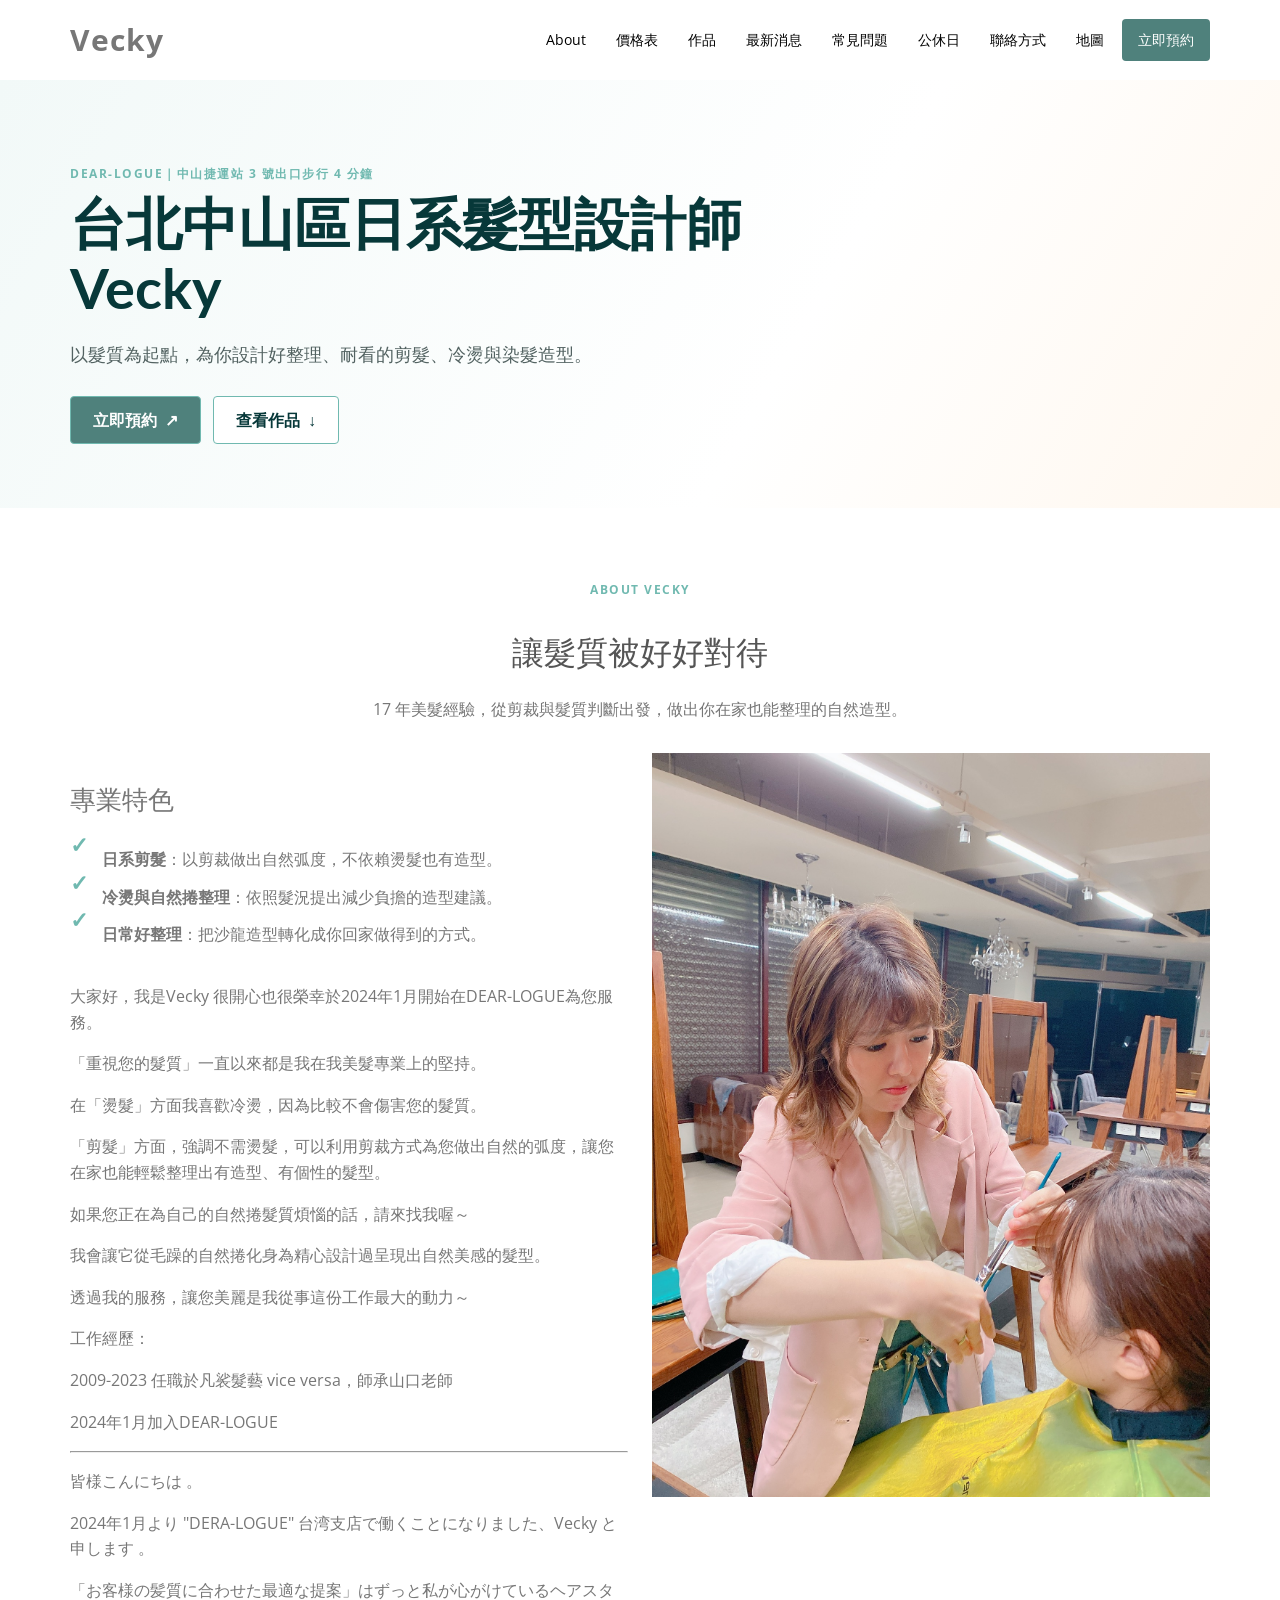
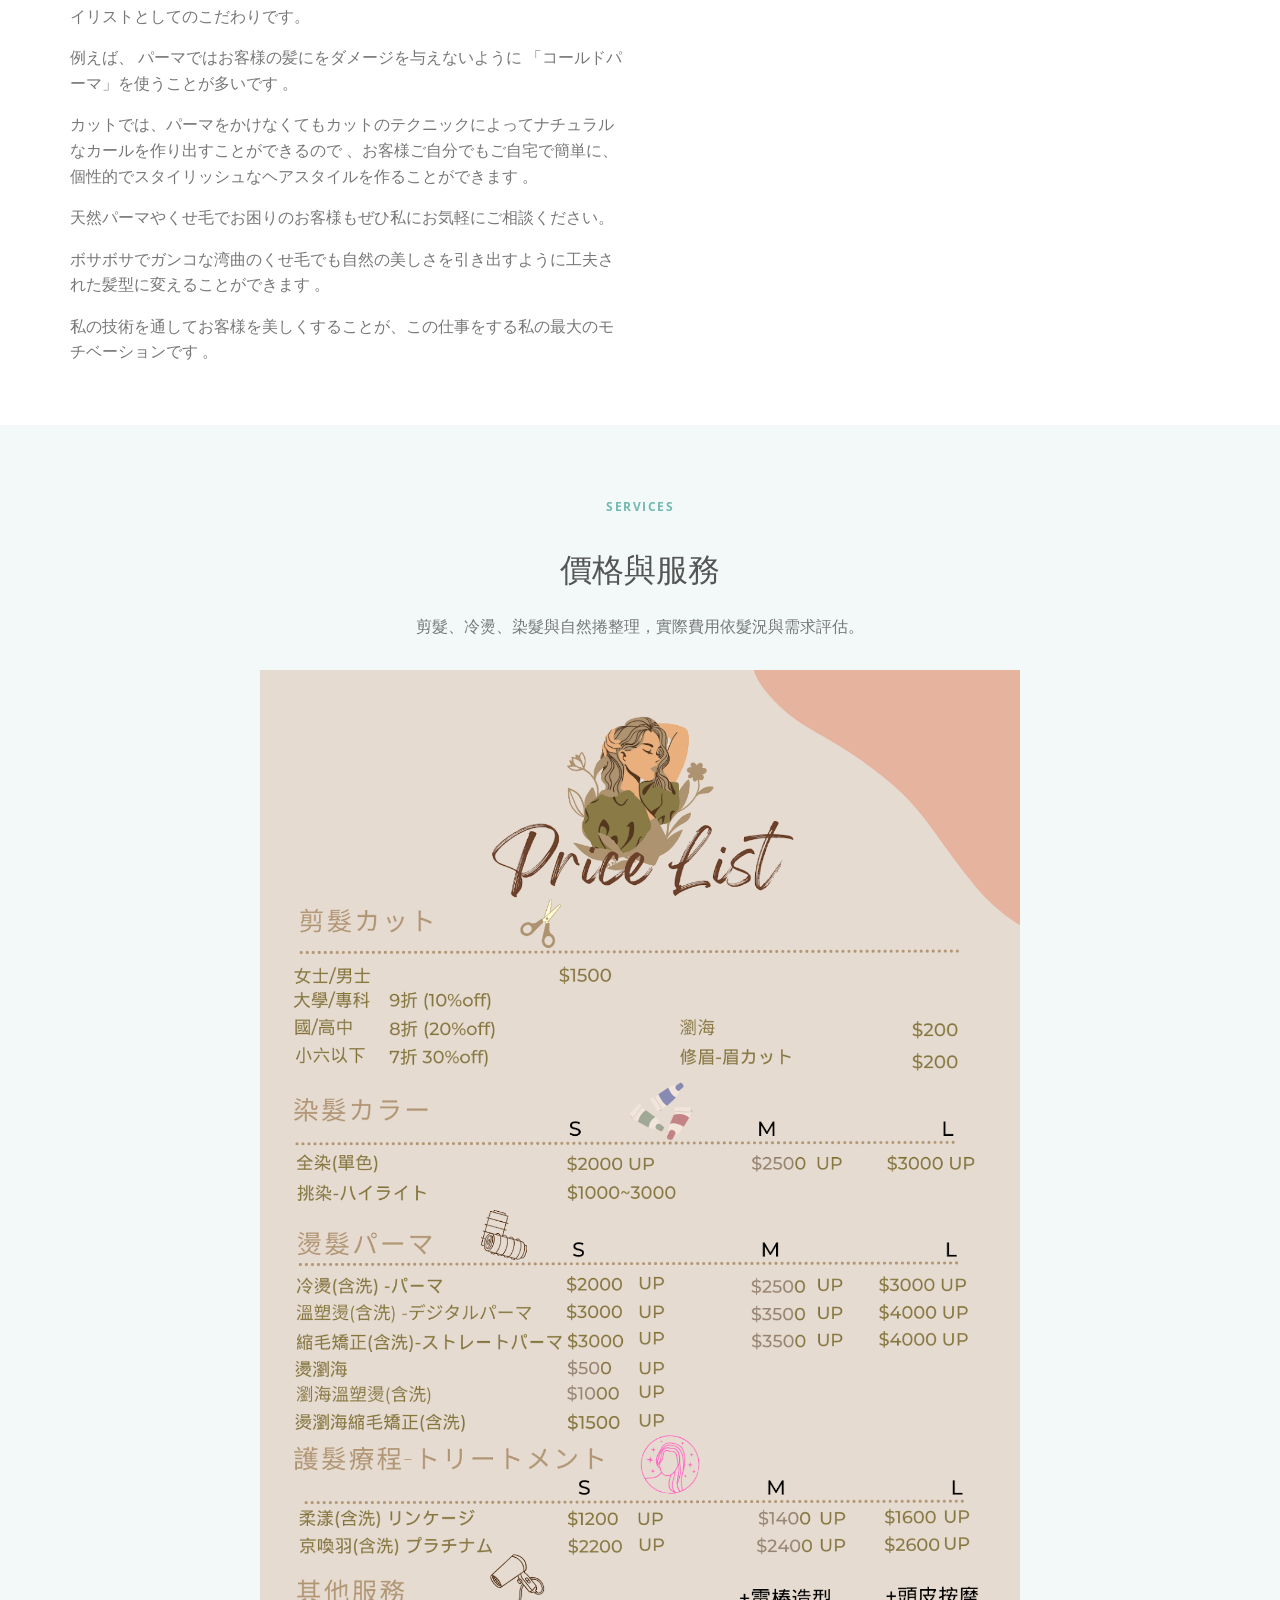
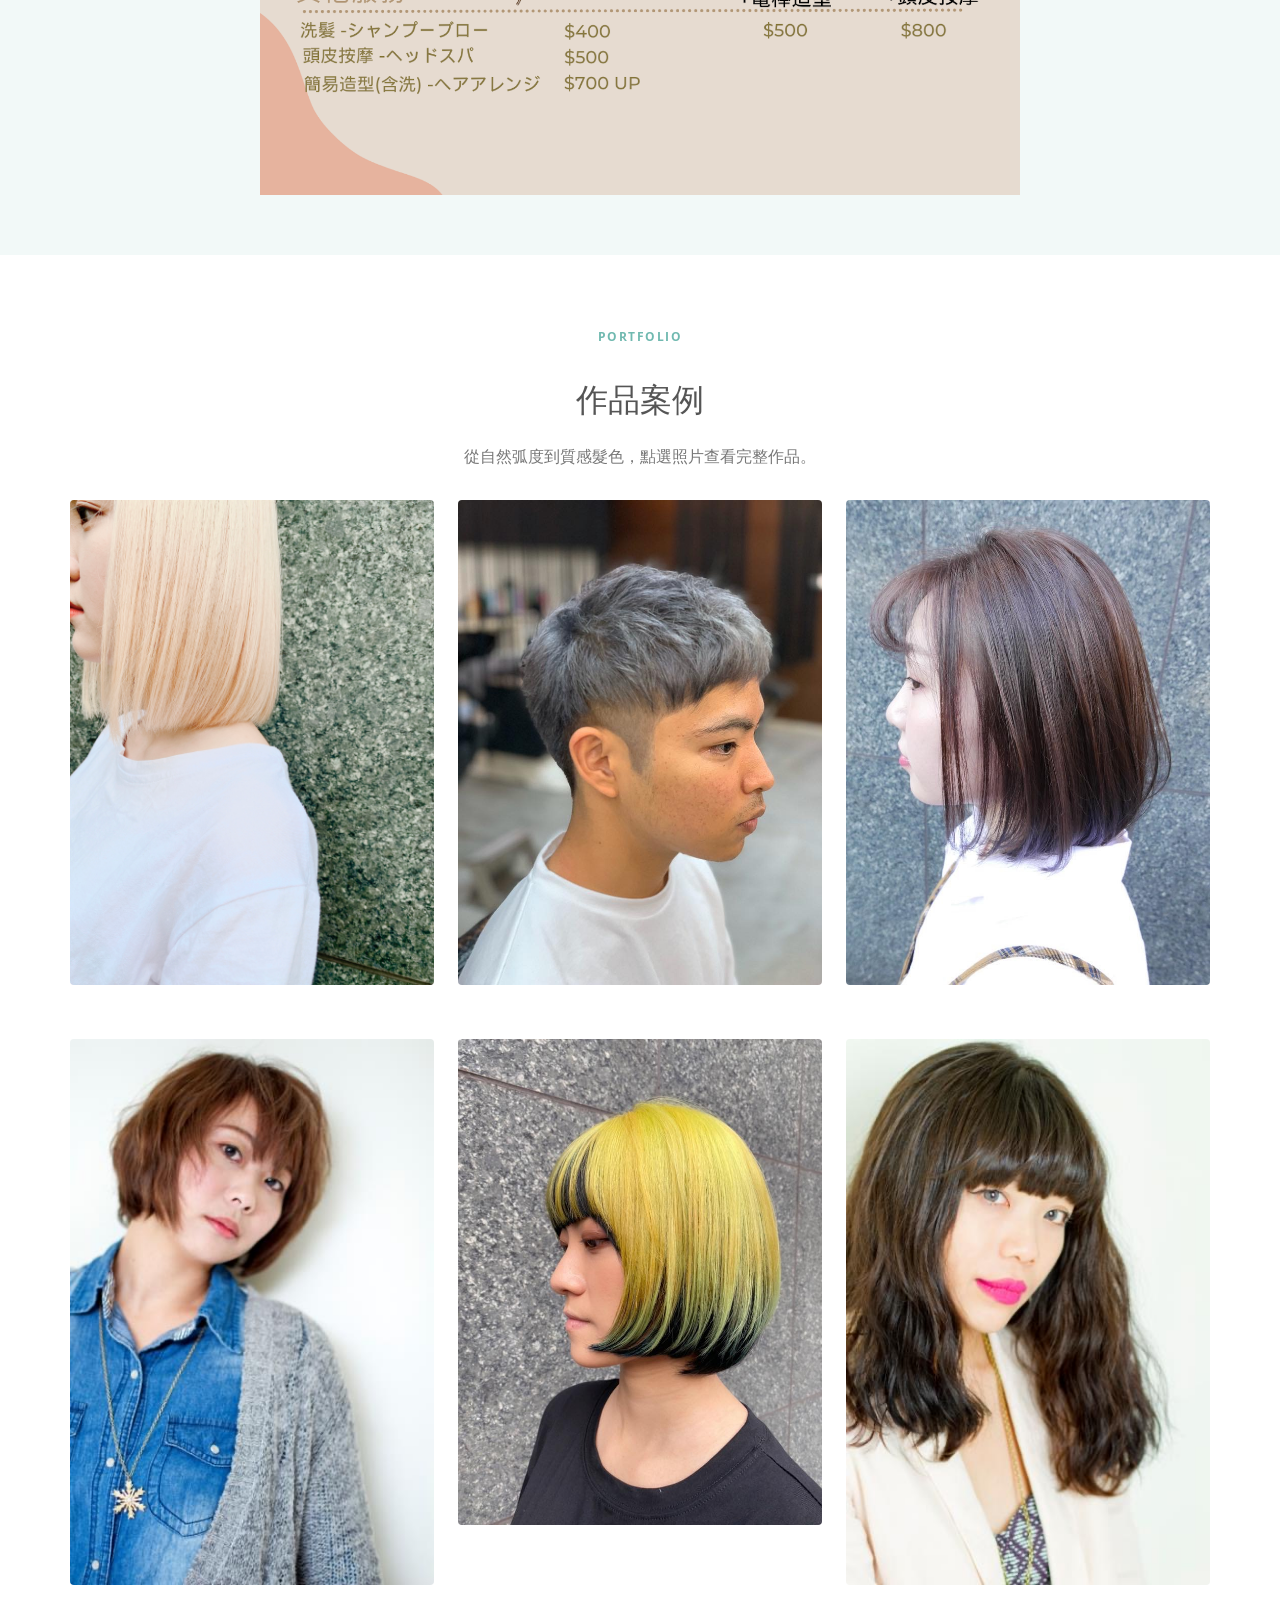
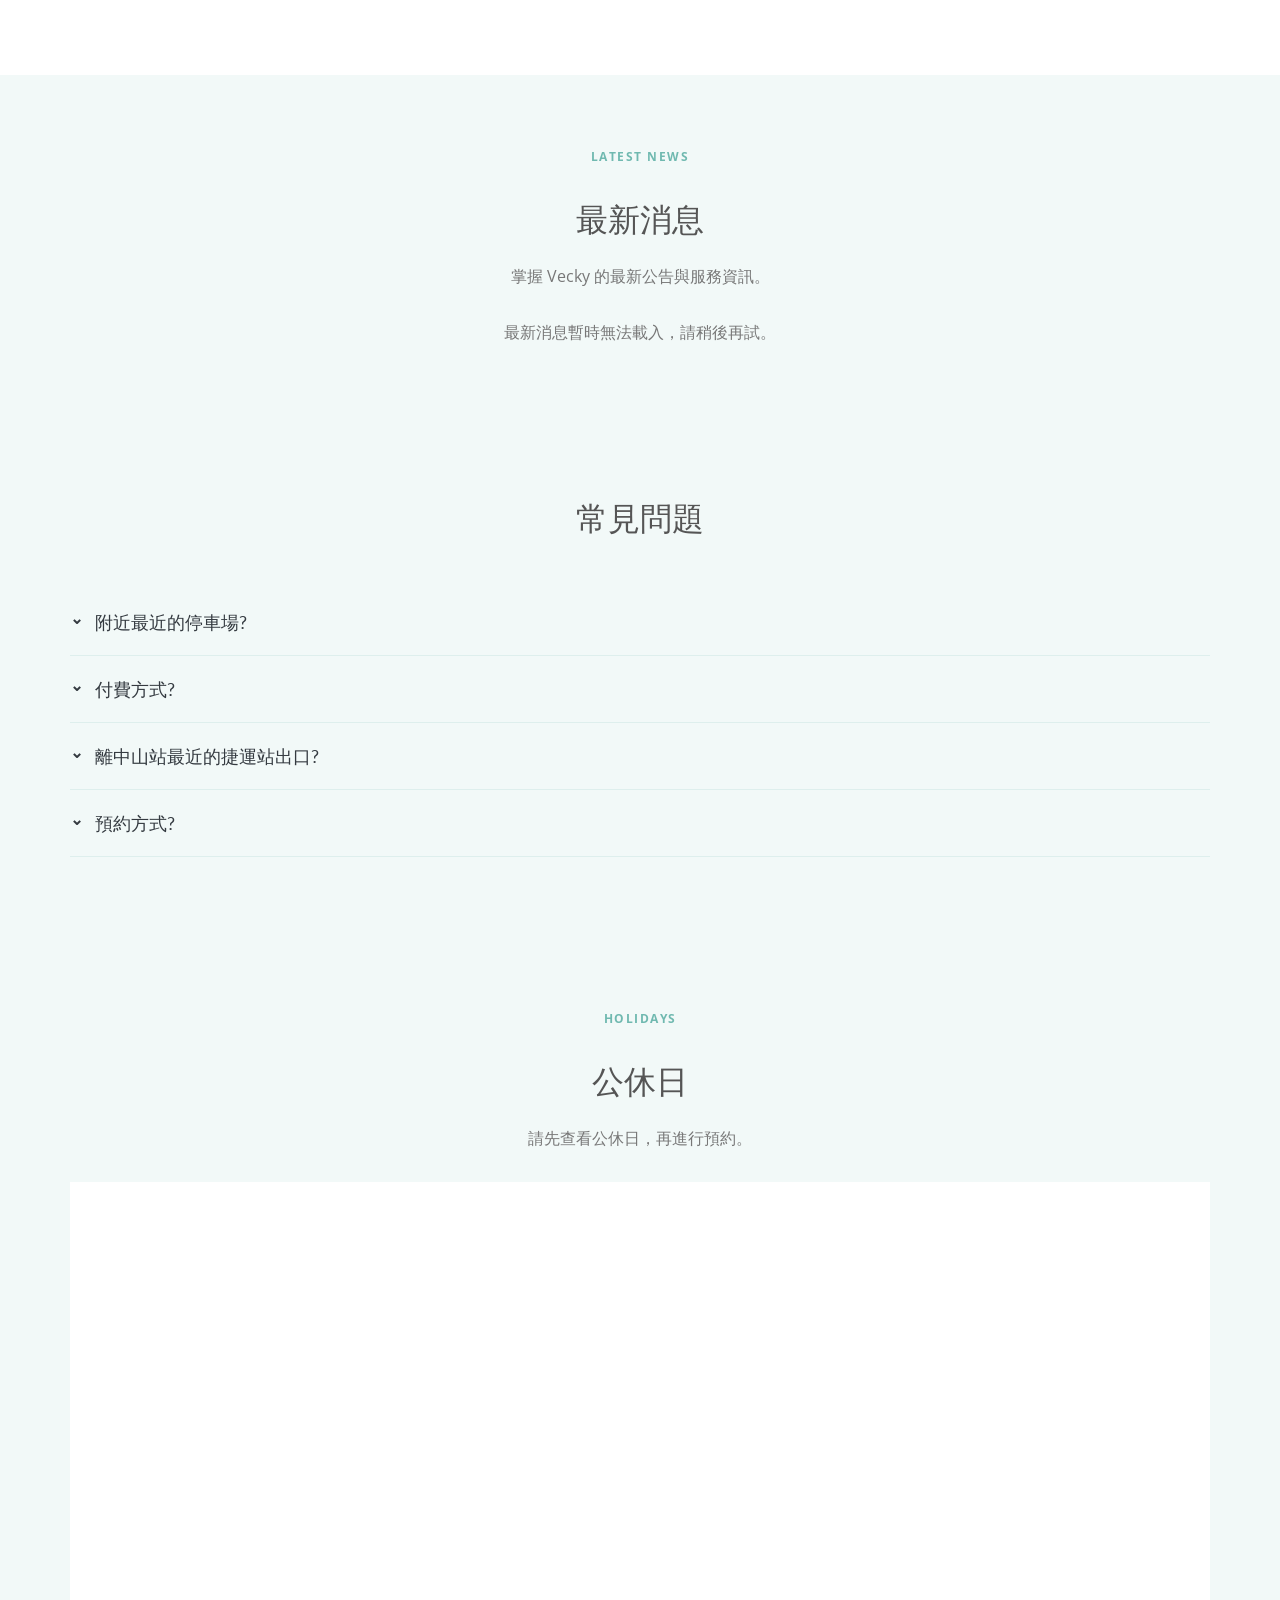
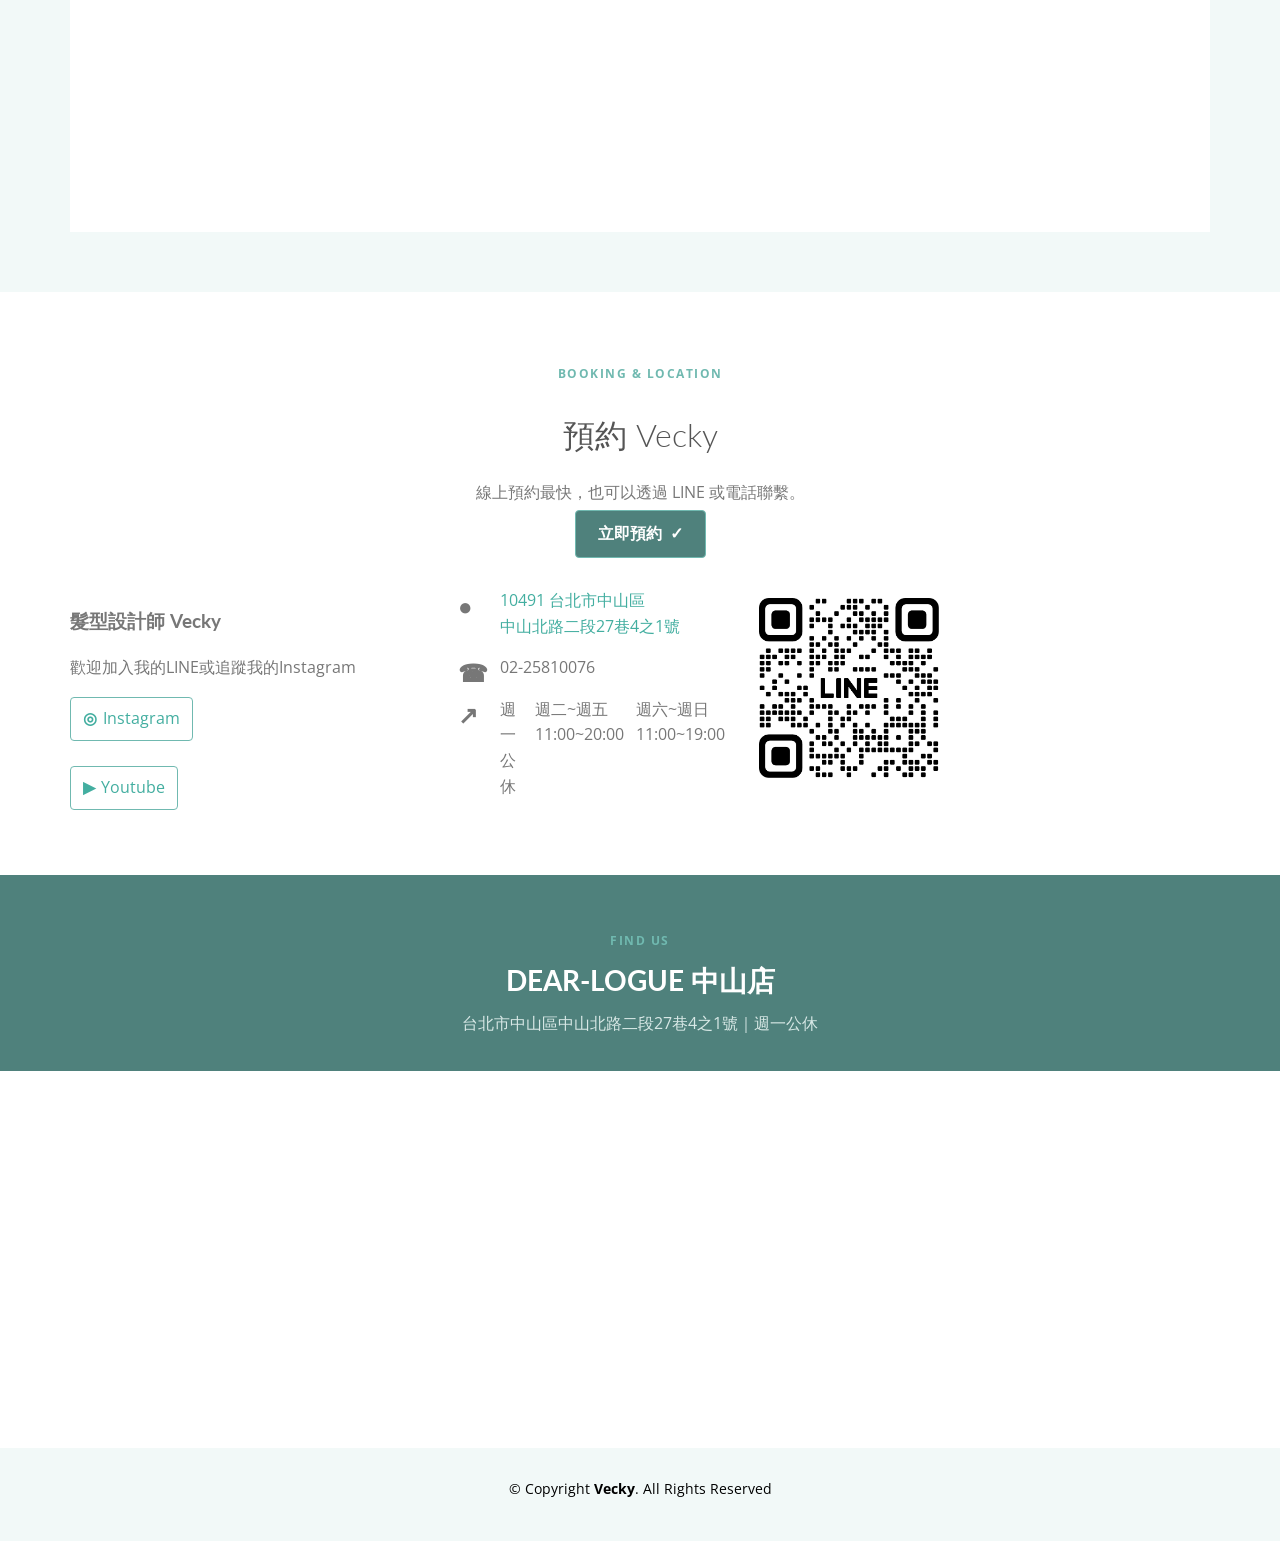
<file: index.html>
<!DOCTYPE html>
<html lang="zh-Hant">

<head>
  <meta charset="utf-8">
  <meta content="width=device-width, initial-scale=1.0" name="viewport">
  <meta name="google-site-verification" content="L2VYFXWtNhegfUJ2ybd3GLpQ0nEpLvOCj-Omwnf0dgY">
  <meta name="description" content="台北中山區日系髮型設計師 Vecky（常被誤寫為 Vicky），曾任凡裟髮藝 vice versa，師承山口老師。專長剪髮、冷燙、染髮與自然捲整理，現於 DEAR-LOGUE 服務。">
  <link rel="canonical" href="https://hairstylistvecky.github.io/">
  <meta property="og:locale" content="zh_TW">
  <meta property="og:type" content="website">
  <meta property="og:title" content="台北中山 DEAR-LOGUE 髮型設計師 Vecky｜剪髮、冷燙、染髮">
  <meta property="og:description" content="Vecky 曾任凡裟髮藝 vice versa，師承山口老師，現於台北中山 DEAR-LOGUE 提供剪髮、冷燙、染髮與自然捲整理。">
  <meta property="og:url" content="https://hairstylistvecky.github.io/">
  <meta property="og:image" content="https://hairstylistvecky.github.io/assets/img/aboutImg.jpg">
  <meta property="og:image:alt" content="台北中山區髮型設計師 Vecky 為客人設計日系自然髮型">
  <meta name="twitter:card" content="summary_large_image">
  <meta name="twitter:title" content="台北中山區日系髮型設計師 Vecky">
  <meta name="twitter:description" content="Vecky 現於台北中山 DEAR-LOGUE 提供剪髮、冷燙、染髮與自然捲整理。">
  <meta name="twitter:image" content="https://hairstylistvecky.github.io/assets/img/aboutImg.jpg">
  <title>台北中山 DEAR-LOGUE 髮型設計師 Vecky｜剪髮、冷燙、染髮</title>

  <script type="application/ld+json">
  {
    "@context": "https://schema.org",
    "@type": ["HairSalon", "LocalBusiness"],
    "name": "髮型設計師 Vecky",
    "image": "https://hairstylistvecky.github.io/assets/img/aboutImg.jpg",
    "description": "Vecky 曾任凡裟髮藝 vice versa，師承山口老師，現於台北中山 DEAR-LOGUE 提供剪髮、冷燙、染髮與自然捲整理。",
    "url": "https://hairstylistvecky.github.io/",
    "telephone": "+886-2-2581-0076",
    "address": {
      "@type": "PostalAddress",
      "streetAddress": "中山北路二段27巷4之1號",
      "addressLocality": "中山區",
      "addressRegion": "台北市",
      "postalCode": "10491",
      "addressCountry": "TW"
    },
    "geo": {
      "@type": "GeoCoordinates",
      "latitude": 25.052879389858607,
      "longitude": 121.52384820747865
    },
    "hasMap": "https://maps.google.com/?q=DEAR-LOGUE+中山店",
    "openingHours": [
      "Tuesday-Friday 11:00-20:00",
      "Saturday-Sunday 11:00-19:00"
    ],
    "areaServed": {
      "@type": "City",
      "name": "台北市"
    },
    "sameAs": [
      "https://www.instagram.com/hairstylist_vecky",
      "https://www.youtube.com/@Vecky-qq3wy"
    ]
  }
  </script>

  <script type="application/ld+json">
  {
    "@context": "https://schema.org",
    "@type": "FAQPage",
    "mainEntity": [
      {
        "@type": "Question",
        "name": "附近最近的停車場？",
        "acceptedAnswer": {
          "@type": "Answer",
          "text": "可使用林森公園地下停車場（嘟嘟房）、欣欣百貨停車場或中山運動中心地下停車場。"
        }
      },
      {
        "@type": "Question",
        "name": "Vecky 接受哪些付款方式？",
        "acceptedAnswer": {
          "@type": "Answer",
          "text": "接受現金與信用卡。"
        }
      },
      {
        "@type": "Question",
        "name": "從中山捷運站怎麼到 DEAR-LOGUE？",
        "acceptedAnswer": {
          "@type": "Answer",
          "text": "從中山站 3 號出口步行約 4 分鐘即可抵達。"
        }
      },
      {
        "@type": "Question",
        "name": "如何預約 Vecky？",
        "acceptedAnswer": {
          "@type": "Answer",
          "text": "可使用線上預約系統、加入 Vecky LINE，或撥打 02-25810076 預約。"
        }
      }
    ]
  }
  </script>


  <!-- Favicons -->
  <link href="assets/img/scissors.svg" rel="icon">

  <!-- Google Fonts -->
  <link
    href="https://fonts.googleapis.com/css?family=Open+Sans:300,300i,400,400i,600,600i,700,700i|Lato:400,300,700,900&display=swap"
    rel="stylesheet">


  <!-- Native site styles -->
  <link href="assets/css/style.css" rel="stylesheet">


</head>

<body>

  <!-- ======= Header ======= -->
  <header id="header" class="fixed-top d-flex align-items-center">
    <div class="container d-flex align-items-center">

      <div class="logo me-auto">
        <div class="site-name">Vecky</div>
      </div>

      <nav id="navbar" class="navbar" style="color: #ECB88A;">
        <ul>
          <!-- <li><a class="nav-link scrollto active" href="#hero">Home</a></li> -->
          <li><a class="nav-link scrollto" href="#about">About</a></li>
          <li><a class="nav-link scrollto" href="#services">價格表</a></li>
          <li><a class="nav-link scrollto" href="#portfolio">作品</a></li>
          <li><a class="nav-link scrollto" href="#latest-news">最新消息</a></li>
          <li><a class="nav-link scrollto" href="#faq">常見問題</a></li>
          <li><a class="nav-link scrollto" href="#calendar">公休日</a></li>
          <li><a class="nav-link scrollto" href="#contactAbout">聯絡方式</a></li>
          <li><a class="nav-link scrollto" href="#map">地圖</a></li>
          <li><a class="nav-link booking-link" href="https://dear-logue-pr.com/menu.php?rk=twvec&amp;x=63&amp;y=56" target="_blank" rel="noopener">立即預約</a></li>
        </ul>
        <button type="button" class="mobile-nav-toggle" aria-label="開啟導覽選單" aria-expanded="false">
          <span class="menu-icon" aria-hidden="true">☰</span>
        </button>
      </nav><!-- .navbar -->

    </div>
  </header><!-- End #header -->

  <main id="main">

    <section id="intro" class="intro">
      <div class="container">
        <div class="intro-content">
          <p class="eyebrow">DEAR-LOGUE｜中山捷運站 3 號出口步行 4 分鐘</p>
          <h1>台北中山區日系髮型設計師 Vecky</h1>
          <p>以髮質為起點，為你設計好整理、耐看的剪髮、冷燙與染髮造型。</p>
          <div class="intro-actions">
            <a class="primary-button" href="https://dear-logue-pr.com/menu.php?rk=twvec&amp;x=63&amp;y=56" target="_blank" rel="noopener">立即預約 <i class="bi bi-arrow-up-right"></i></a>
            <a class="secondary-button scrollto" href="#portfolio">查看作品 <i class="bi bi-arrow-down"></i></a>
          </div>
        </div>
      </div>
    </section>

    <!-- ======= About Us Section ======= -->
    <section id="about" class="about">
      <div class="container">

        <div class="section-title">
          <p class="eyebrow">ABOUT VECKY</p>
          <h2>讓髮質被好好對待</h2>
          <p><span id="experience-years">自 2009 年起</span>美髮經驗，從剪裁與髮質判斷出發，做出你在家也能整理的自然造型。</p>
        </div>

        <div class="row">
          <div class="col-lg-6 order-1 order-lg-2">
            <img src="assets/img/aboutImg.jpg" class="img-fluid" alt="Vecky 為客人設計日系自然髮型" loading="lazy" decoding="async">
          </div>
          <div class="col-lg-6 pt-4 pt-lg-0 order-2 order-lg-1">
            <h3>專業特色</h3>
            <ul class="about-highlights">
              <li><i class="bi bi-check2-circle"></i><span><strong>日系剪髮</strong>：以剪裁做出自然弧度，不依賴燙髮也有造型。</span></li>
              <li><i class="bi bi-check2-circle"></i><span><strong>冷燙與自然捲整理</strong>：依照髮況提出減少負擔的造型建議。</span></li>
              <li><i class="bi bi-check2-circle"></i><span><strong>日常好整理</strong>：把沙龍造型轉化成你回家做得到的方式。</span></li>
            </ul>
            <p>
              大家好，我是Vecky 很開心也很榮幸於2024年1月開始在DEAR-LOGUE為您服務。
            </p>

            <p>
              「重視您的髮質」一直以來都是我在我美髮專業上的堅持。
            </p>
            在「燙髮」方面我喜歡冷燙，因為比較不會傷害您的髮質。
            <p>
              「剪髮」方面，強調不需燙髮，可以利用剪裁方式為您做出自然的弧度，讓您在家也能輕鬆整理出有造型、有個性的髮型。
            </p>

            <p>
              如果您正在為自己的自然捲髮質煩惱的話，請來找我喔～
            </p>

            <p>
              我會讓它從毛躁的自然捲化身為精心設計過呈現出自然美感的髮型。
            </p>

            <p>
              透過我的服務，讓您美麗是我從事這份工作最大的動力～
            </p>

            <p>
              工作經歷：
            </p>

            <p>
              2009-2023 任職於凡裟髮藝 vice versa，師承山口老師
            </p>
            <p>
              2024年1月加入DEAR-LOGUE
            </p>
            <hr>
            <p>
              皆様こんにちは 。
            </p>
            <p>
              2024年1月より "DERA-LOGUE" 台湾支店で働くことになりました、Vecky と申します 。
            </p>
            <p>
              「お客様の髪質に合わせた最適な提案」はずっと私が心がけているヘアスタイリストとしてのこだわりです。
            </p>
            <p>
              例えば、 パーマではお客様の髪にをダメージを与えないように 「コールドパーマ」を使うことが多いです 。
            </p>
            <p>
              カットでは、パーマをかけなくてもカットのテクニックによってナチュラルなカールを作り出すことができるので 、お客様ご自分でもご自宅で簡単に、個性的でスタイリッシュなヘアスタイルを作ることができます 。
            </p>
            <p>
              天然パーマやくせ毛でお困りのお客様もぜひ私にお気軽にご相談ください。
            </p>
            <p>
              ボサボサでガンコな湾曲のくせ毛でも自然の美しさを引き出すように工夫された髪型に変えることができます 。
            </p>
            <p>
              私の技術を通してお客様を美しくすることが、この仕事をする私の最大のモチベーションです 。
            </p>

          </div>
        </div>

      </div>
    </section><!-- End About Us Section -->
    

    <!-- ======= Services Section ======= -->
    <section id="services" class="services section-bg">
      <div class="container">
        <div class="section-title">
          <p class="eyebrow">SERVICES</p>
          <h2>價格與服務</h2>
          <p>剪髮、冷燙、染髮與自然捲整理，實際費用依髮況與需求評估。</p>
        </div>
        <img src="assets/img/priceList.png" class="price-list" alt="Vecky 剪髮、燙髮與染髮價格表" loading="lazy" decoding="async">
      </div>
    </section><!-- End Services Section -->

    <!-- ======= Our Portfolio Section ======= -->
    <section id="portfolio" class="portfolio">
      <div class="container">
        <div class="section-title">
          <p class="eyebrow">PORTFOLIO</p>
          <h2>作品案例</h2>
          <p>從自然弧度到質感髮色，點選照片查看完整作品。</p>
        </div>
        <div class="row portfolio-container">

          <div class="col-lg-4 col-md-6 portfolio-item">
            <div class="portfolio-wrap">
              <img src="assets/img/portfolio/portfolio-1.jpg" class="img-fluid" alt="台北中山 Vecky 日系髮型剪髮作品" loading="lazy" decoding="async">
              <div class="portfolio-info">
                <h3>
                  <a href="assets/img/portfolio/portfolio-1.jpg" data-gallery="portfolioGallery"
                    class="portfolio-lightbox" aria-label="放大查看日系髮型作品案例一">
                    <i class="bi bi-search"></i>
                  </a>
                </h3>
              </div>
            </div>
          </div>

          <div class="col-lg-4 col-md-6 portfolio-item">
            <div class="portfolio-wrap">
              <img src="assets/img/portfolio/portfolio-2.jpg" class="img-fluid" alt="台北中山 Vecky 自然捲整理作品" loading="lazy" decoding="async">
              <div class="portfolio-info">
                <h3>
                  <a href="assets/img/portfolio/portfolio-2.jpg" data-gallery="portfolioGallery"
                    class="portfolio-lightbox" aria-label="放大查看日系髮型作品案例二">
                    <i class="bi bi-search"></i>
                  </a>
                </h3>
              </div>
            </div>
          </div>

          <div class="col-lg-4 col-md-6 portfolio-item">
            <div class="portfolio-wrap">
              <img src="assets/img/portfolio/portfolio-3.jpg" class="img-fluid" alt="台北中山 Vecky 日系冷燙作品" loading="lazy" decoding="async">
              <div class="portfolio-info">
                <h3>
                  <a href="assets/img/portfolio/portfolio-3.jpg" data-gallery="portfolioGallery"
                    class="portfolio-lightbox" aria-label="放大查看日系髮型作品案例三">
                    <i class="bi bi-search"></i>
                  </a>
                </h3>
              </div>
            </div>
          </div>

          <div class="col-lg-4 col-md-6 portfolio-item">
            <div class="portfolio-wrap">
              <img src="assets/img/portfolio/portfolio-4.jpg" class="img-fluid" alt="台北中山 Vecky 日系髮型設計作品" loading="lazy" decoding="async">
              <div class="portfolio-info">
                <h3>
                  <a href="assets/img/portfolio/portfolio-4.jpg" data-gallery="portfolioGallery"
                    class="portfolio-lightbox" aria-label="放大查看日系髮型作品案例四">
                    <i class="bi bi-search"></i>
                  </a>
                </h3>
              </div>
            </div>
          </div>

          <div class="col-lg-4 col-md-6 portfolio-item">
            <div class="portfolio-wrap">
              <img src="assets/img/portfolio/portfolio-5.jpg" class="img-fluid" alt="台北中山 Vecky 髮色設計作品" loading="lazy" decoding="async">
              <div class="portfolio-info">
                <h3>
                  <a href="assets/img/portfolio/portfolio-5.jpg" data-gallery="portfolioGallery"
                    class="portfolio-lightbox" aria-label="放大查看日系髮型作品案例五">
                    <i class="bi bi-search"></i>
                  </a>
                </h3>
              </div>
            </div>
          </div>

          <div class="col-lg-4 col-md-6 portfolio-item">
            <div class="portfolio-wrap">
              <img src="assets/img/portfolio/portfolio-6.jpg" class="img-fluid" alt="台北中山 Vecky 自然風格髮型作品" loading="lazy" decoding="async">
              <div class="portfolio-info">
                <h3>
                  <a href="assets/img/portfolio/portfolio-6.jpg" data-gallery="portfolioGallery"
                    class="portfolio-lightbox" aria-label="放大查看日系髮型作品案例六">
                    <i class="bi bi-search"></i>
                  </a>
                </h3>
              </div>
            </div>
          </div>


        </div>
    </section><!-- End Our Portfolio Section -->

    <!-- ======= Latest News Section ======= -->
    <section id="latest-news" class="latest-news section-bg">
      <div class="container">
        <div class="section-title">
          <p class="eyebrow">LATEST NEWS</p>
          <h2>最新消息</h2>
          <p>掌握 Vecky 的最新公告與服務資訊。</p>
        </div>
        <div id="news-list" class="news-list" aria-live="polite">
          <p class="news-status">正在載入最新消息...</p>
        </div>
      </div>
    </section><!-- End Latest News Section -->

    <!-- ======= Frequently Asked Questions Section ======= -->
    <section id="faq" class="faq section-bg">
      <div class="container">

        <div class="section-title">
          <h2>常見問題</h2>
        </div>

        <ul class="faq-list">

          <li>
            <button type="button" data-faq-toggle="faq1" class="collapsed question" aria-expanded="false" aria-controls="faq1">附近最近的停車場? <i
                class="bi bi-chevron-down icon-show"></i><i class="bi bi-chevron-up icon-close"></i></button>
            <div id="faq1" class="faq-answer" hidden>
              <p>
                林森公園地下停車場(嘟嘟房) 台北市中山區南京東路一段35號 停車格數量850
                <br />
                <a href="https://maps.app.goo.gl/rCG8G6btcPwxSH7e6">點我開Google Map</a>
              </p>

              <p>
                欣欣百貨停車場
                <br />
                <a href="https://maps.app.goo.gl/3EMJak7TowjeToaB7">點我開Google Map</a>
              </p>
              <p>
                中山運動中心地下停車場
                <br />
                <a href="https://maps.app.goo.gl/DWv9LcYoRRrceKsG8">點我開Google Map</a>
              </p>
            </div>
          </li>

          <li>
            <button type="button" data-faq-toggle="faq2" class="collapsed question" aria-expanded="false" aria-controls="faq2">付費方式? <i
                class="bi bi-chevron-down icon-show"></i><i class="bi bi-chevron-up icon-close"></i></button>
            <div id="faq2" class="faq-answer" hidden>
              <p>
                現金、信用卡
              </p>
            </div>
          </li>

          <li>
            <button type="button" data-faq-toggle="faq3" class="collapsed question" aria-expanded="false" aria-controls="faq3">離中山站最近的捷運站出口? <i
                class="bi bi-chevron-down icon-show"></i><i class="bi bi-chevron-up icon-close"></i></button>
            <div id="faq3" class="faq-answer" hidden>
              <p>
                3號出口步行4分鐘
              </p>
            </div>
          </li>

          <li>
            <button type="button" data-faq-toggle="faq4" class="collapsed question" aria-expanded="false" aria-controls="faq4">預約方式? <i
                class="bi bi-chevron-down icon-show"></i><i class="bi bi-chevron-up icon-close"></i></button>
            <div id="faq4" class="faq-answer" hidden>
              <p>
                1.使用預約系統預約
                <a href="https://dear-logue-pr.com/menu.php?rk=twvec&x=63&y=56">點我進入預約系統</a>
              </p>
              <p>
                2.利用下方QRCODE加我的LINE
              </p>
              <p>
                3.撥打電話 02-25810076
              </p>
            </div>
          </li>



        </ul>

      </div>
    </section><!-- End Frequently Asked Questions Section -->

    <!-- ======= Holidays Section ======= -->
    <section id="calendar" class="calendar section-bg">
      <div class="container">
        <div class="section-title">
          <p class="eyebrow">HOLIDAYS</p>
          <h2>公休日</h2>
          <p>請先查看公休日，再進行預約。</p>
        </div>

        <div class="calendar-frame">
          <iframe
            src="https://calendar.google.com/calendar/u/0/newembed?src=aae571c21b00a7f8395dff322b1b20c008dc087dea9844dd4c8581e05937a9fd@group.calendar.google.com&amp;ctz=Asia/Taipei"
            title="Vecky 公休日行事曆"
            frameborder="0"
            scrolling="no" loading="lazy"></iframe>
        </div>
      </div>
    </section><!-- End Holidays Section -->

     <!-- ======= Contact Us Section ======= -->
    <section id="contactAbout" class="team">
      <div class="container">
        <div class="section-title">
          <p class="eyebrow">BOOKING &amp; LOCATION</p>
          <h2>預約 Vecky</h2>
          <p>線上預約最快，也可以透過 LINE 或電話聯繫。</p>
          <a class="primary-button contact-cta" href="https://dear-logue-pr.com/menu.php?rk=twvec&amp;x=63&amp;y=56" target="_blank" rel="noopener">立即預約 <i class="bi bi-calendar2-check"></i></a>
        </div>
        <div class="row">

          <div class="col-lg-4 col-md-6">
            <div class="contact-about">
              <h3>髮型設計師 Vecky </h3>
              <p>歡迎加入我的LINE或追蹤我的Instagram</p>
              <div class="social-links">
                <a href="https://www.instagram.com/hairstylist_vecky?igsh=NmdpdmF1dDg4NGtt" class="instagram" target="_blank" rel="noopener noreferrer">
                  <i class="bi bi-instagram"></i> Instagram</a>
              </div>
              <br/>
              <div class="social-links">
                <a href="https://www.youtube.com/@Vecky-qq3wy" class="youtube" target="_blank" rel="noopener noreferrer">
                  <i class="bi bi-youtube"></i> Youtube</a>

              </div>
               
            </div>
          </div>

          <div class="col-lg-3 col-md-6">
            <div class="info">
              <div>
                <i class="bi bi-geo-alt"></i>
                <p><a href="#map" class="scrollto">10491 台北市中山區<br>中山北路二段27巷4之1號</a></p>
              </div>

              <div>
                <i class="bi bi-phone"></i>
                <p>02-25810076</p>
              </div>

              <div>
                <!-- <i class="bi bi-envelope"></i> -->
                <i class="bi bi-door-open"></i>
                <p>週一公休</p>
                <p>週二~週五 11:00~20:00</p>
                <p>週六~週日 11:00~19:00</p>
              </div>
            </div>
          </div>

          <div class="col-lg-5 col-md-12">
            <img src="assets/img/qrCode.png" width="200" height="200" alt="加入 Vecky LINE 的 QR Code" loading="lazy" decoding="async">
          </div>

        </div>

      </div>
    </section><!-- End Contact Us Section -->

    <!-- ======= Map Section ======= -->
    <section id="map" class="map">
      <div class="map-heading">
        <p class="eyebrow">FIND US</p>
        <h2>DEAR-LOGUE 中山店</h2>
        <p>台北市中山區中山北路二段27巷4之1號｜週一公休</p>
      </div>
      <iframe
        src="https://www.google.com/maps/embed?pb=!1m18!1m12!1m3!1d672.0736480129219!2d121.52384820747865!3d25.052879389858607!2m3!1f0!2f0!3f0!3m2!1i1024!2i768!4f13.1!3m3!1m2!1s0x3442a968c37a91bb%3A0xb437d32fb00574d!2sDEAR%20LOGUE%20Premium!5e0!3m2!1szh-TW!2stw!4v1706359506018!5m2!1szh-TW!2stw"
        frameborder="0" style="border:0;" allowfullscreen="" loading="lazy"></iframe>
    </section><!-- End Map Section -->

  </main><!-- End #main -->

  <!-- ======= Footer ======= -->
  <footer id="footer">
    <div class="container">
      <div class="copyright">
        &copy; Copyright <strong><span>Vecky</span></strong>. All Rights Reserved
      </div>
      <div class="credits">
      </div>
    </div>
  </footer><!-- End #footer -->

  <a href="#" class="back-to-top d-flex align-items-center justify-content-center"><i
      class="bi bi-arrow-up-short"></i></a>

  <!-- Native site interactions -->
  <script src="assets/js/main.js"></script>

</body>

</html>
</file>
<file: assets/css/style.css>
/**
* Template Name: Amoeba
* Updated: Jan 09 2024 with Bootstrap v5.3.2
* Template URL: https://bootstrapmade.com/free-one-page-bootstrap-template-amoeba/
* Author: BootstrapMade.com
* License: https://bootstrapmade.com/license/
*/

/*--------------------------------------------------------------
# General
--------------------------------------------------------------*/
body {
  font-family: "Open Sans", sans-serif;
  color: #777;
}

a {
  text-decoration: none;
  color: #43aea0;
}

a:hover {
  color: #00d3b8;
  text-decoration: none;
}

h1,
h2,
h3,
h4,
h5,
h6,
.font-primary {
  font-family: "Lato", sans-serif;
}

/*--------------------------------------------------------------
# Sections General
--------------------------------------------------------------*/
.section-bg {
  background-color: #f2f9f8;
}

.section-title {
  text-align: center;
  padding-bottom: 30px;
}

.section-title h2 {
  font-size: 32px;
  font-weight: 300;
  margin-bottom: 20px;
  padding-bottom: 0;
  color: #555;
}

.section-title p {
  margin-bottom: 0;
}

/*--------------------------------------------------------------
# Latest News
--------------------------------------------------------------*/
.news-list {
  display: grid;
  gap: 16px;
  max-width: 900px;
  margin: 0 auto;
}

.news-item {
  padding: 22px 26px;
  background: #fff;
  border-left: 4px solid #43aea0;
  box-shadow: 0 8px 24px rgba(67, 174, 160, 0.08);
}

.news-item-header {
  display: flex;
  align-items: baseline;
  justify-content: space-between;
  gap: 16px;
  margin-bottom: 8px;
}

.news-item h3 {
  margin: 0;
  color: #555;
  font-size: 20px;
}

.news-date {
  flex: 0 0 auto;
  color: #43aea0;
  font-size: 13px;
}

.news-content {
  margin: 0;
  white-space: pre-line;
}

.news-link {
  display: inline-block;
  margin-top: 12px;
  font-weight: 600;
}

.news-status {
  margin: 0;
  text-align: center;
}

@media (max-width: 576px) {
  .news-item {
    padding: 18px;
  }

  .news-item-header {
    display: block;
  }

  .news-date {
    display: block;
    margin-top: 6px;
  }
}

/*--------------------------------------------------------------
# Breadcrumbs
--------------------------------------------------------------*/
.breadcrumbs {
  padding: 20px 0;
  background-color: #f6fafa;
  min-height: 40px;
  margin-top: 80px;
}

.breadcrumbs h2 {
  font-size: 24px;
  font-weight: 300;
  margin: 0;
}

@media (max-width: 992px) {
  .breadcrumbs h2 {
    margin: 0 0 10px 0;
  }
}

.breadcrumbs ol {
  display: flex;
  flex-wrap: wrap;
  list-style: none;
  padding: 0;
  margin: 0;
  font-size: 14px;
}

.breadcrumbs ol li+li {
  padding-left: 10px;
}

.breadcrumbs ol li+li::before {
  display: inline-block;
  padding-right: 10px;
  color: #6c757d;
  content: "/";
}

@media (max-width: 768px) {
  .breadcrumbs .d-flex {
    display: block !important;
  }

  .breadcrumbs ol {
    display: block;
  }

  .breadcrumbs ol li {
    display: inline-block;
  }
}

/*--------------------------------------------------------------
# Back to top button
--------------------------------------------------------------*/
.back-to-top {
  position: fixed;
  visibility: hidden;
  opacity: 0;
  right: 15px;
  bottom: 15px;
  z-index: 99999;
  background: #70b9b0;
  width: 40px;
  height: 40px;
  border-radius: 4px;
  transition: all 0.4s;
}

.back-to-top i {
  font-size: 24px;
  color: #fff;
  line-height: 0;
}

.back-to-top:hover {
  background: #8bc6bf;
  color: #fff;
}

.back-to-top.active {
  visibility: visible;
  opacity: 1;
}

/*--------------------------------------------------------------
# Header
--------------------------------------------------------------*/
#header {
  height: 80px;
  z-index: 997;
  transition: all 0.5s;
  background: #ffffff;
}

#header.header-scrolled {
  background: #ffffff;
  height: 60px;
}

#header .logo h1,
#header .logo .site-name {
  font-size: 30px;
  margin: 0;
  padding: 0;
  line-height: 0;
  font-weight: 700;
  letter-spacing: 1px;
}

#header .logo h1 a,
#header .logo h1 a:hover,
#header .logo .site-name a,
#header .logo .site-name a:hover {
  color: #000000;
  text-decoration: none;
  line-height: 0;
}

#header .logo img {
  padding: 0;
  margin: 0;
  max-height: 40px;
}

#main {
  margin-top: 80px;
}

/*--------------------------------------------------------------
# Navigation Menu
--------------------------------------------------------------*/
/**
* Desktop Navigation 
*/
.navbar {
  padding: 0;
}

.navbar ul {
  margin: 0;
  padding: 0;
  display: flex;
  list-style: none;
  align-items: center;
}

.navbar li {
  position: relative;
}

.navbar a,
.navbar a:focus {
  display: flex;
  align-items: center;
  justify-content: space-between;
  padding: 10px 0 10px 30px;
  font-family: "Open Sans", sans-serif;
  font-size: 14px;
  color: #000000;
  white-space: nowrap;
  transition: 0.3s;
}

.navbar a i,
.navbar a:focus i {
  font-size: 12px;
  line-height: 0;
  margin-left: 5px;
}

.navbar a:hover,
.navbar .active,
.navbar .active:focus,
.navbar li:hover>a {
  color: #7DB9DE;
}

.navbar .dropdown ul {
  display: block;
  position: absolute;
  left: 14px;
  top: calc(100% + 30px);
  margin: 0;
  padding: 10px 0;
  z-index: 99;
  opacity: 0;
  visibility: hidden;
  background: #fff;
  box-shadow: 0px 0px 30px rgba(127, 137, 161, 0.25);
  transition: 0.3s;
}

.navbar .dropdown ul li {
  min-width: 200px;
}

.navbar .dropdown ul a {
  padding: 10px 20px;
  text-transform: none;
  font-size: 14px;
  font-weight: 500;
  color: #25564f;
}

.navbar .dropdown ul a i {
  font-size: 12px;
}

.navbar .dropdown ul a:hover,
.navbar .dropdown ul .active:hover,
.navbar .dropdown ul li:hover>a {
  color: #70b9b0;
}

.navbar .dropdown:hover>ul {
  opacity: 1;
  top: 100%;
  visibility: visible;
}

.navbar .dropdown .dropdown ul {
  top: 0;
  left: calc(100% - 30px);
  visibility: hidden;
}

.navbar .dropdown .dropdown:hover>ul {
  opacity: 1;
  top: 0;
  left: 100%;
  visibility: visible;
}

@media (max-width: 1366px) {
  .navbar .dropdown .dropdown ul {
    left: -90%;
  }

  .navbar .dropdown .dropdown:hover>ul {
    left: -100%;
  }
}

/**
* Mobile Navigation 
*/
.mobile-nav-toggle {
  color: #000000;
  font-size: 28px;
  cursor: pointer;
  display: none;
  line-height: 0;
  transition: 0.5s;
}

@media (max-width: 991px) {
  .mobile-nav-toggle {
    display: block;
  }

  .navbar ul {
    display: none;
  }
}

.navbar-mobile {
  position: fixed;
  overflow: hidden;
  top: 0;
  right: 0;
  left: 0;
  bottom: 0;
  background: #f2f9f8;
  transition: 0.3s;
}

.navbar-mobile .mobile-nav-toggle {
  position: absolute;
  top: 15px;
  right: 15px;
}

.navbar-mobile ul {
  display: block;
  position: absolute;
  top: 55px;
  right: 15px;
  bottom: 15px;
  left: 15px;
  padding: 10px 0;
  background-color: #fff;
  overflow-y: auto;
  transition: 0.3s;
}

.navbar-mobile a,
.navbar-mobile a:focus {
  padding: 10px 20px;
  font-size: 15px;
  color: #073839;
}

.navbar-mobile a:hover,
.navbar-mobile .active,
.navbar-mobile li:hover>a {
  color: #70b9b0;
}

.navbar-mobile .getstarted,
.navbar-mobile .getstarted:focus {
  margin: 15px;
}

.navbar-mobile .dropdown ul {
  position: static;
  display: none;
  margin: 10px 20px;
  padding: 10px 0;
  z-index: 99;
  opacity: 1;
  visibility: visible;
  background: #fff;
  box-shadow: 0px 0px 30px rgba(127, 137, 161, 0.25);
}

.navbar-mobile .dropdown ul li {
  min-width: 200px;
}

.navbar-mobile .dropdown ul a {
  padding: 10px 20px;
}

.navbar-mobile .dropdown ul a i {
  font-size: 12px;
}

.navbar-mobile .dropdown ul a:hover,
.navbar-mobile .dropdown ul .active:hover,
.navbar-mobile .dropdown ul li:hover>a {
  color: #70b9b0;
}

.navbar-mobile .dropdown>.dropdown-active {
  display: block;
}

/*--------------------------------------------------------------
# Hero Section
--------------------------------------------------------------*/
#hero {
  width: 100%;
  height: 75vh;
  background: url("../img/hero-background.jpg") top center;
  background-size: cover;
  position: relative;
  margin-bottom: -80px;
}

#hero:before {
  content: "";
  background: rgba(112, 185, 176, 0.85);
  position: absolute;
  bottom: 0;
  top: 0;
  left: 0;
  right: 0;
}

#hero .hero-container {
  position: absolute;
  bottom: 0;
  top: 0;
  left: 0;
  right: 0;
  display: flex;
  padding-top: 80px;
  justify-content: center;
  align-items: center;
  flex-direction: column;
  text-align: center;
}

#hero h1 {
  margin: 0 0 10px 0;
  font-size: 48px;
  font-weight: 300;
  line-height: 56px;
  color: #fff;
}

#hero h2 {
  color: #eee;
  margin-bottom: 50px;
  font-size: 20px;
  font-weight: 300;
}

#hero .btn-get-started {
  font-family: "Lato", sans-serif;
  font-weight: 400;
  font-size: 16px;
  letter-spacing: 1px;
  display: inline-block;
  padding: 8px 28px 10px 28px;
  border-radius: 50px;
  transition: 0.5s;
  border: 1px solid #fff;
  color: #fff;
}

#hero .btn-get-started:hover {
  background: #fff;
  color: #70b9b0;
  border: 1px solid #70b9b0;
}

@media (min-width: 1024px) {
  #hero {
    background-attachment: fixed;
  }
}

@media (max-width: 768px) {
  #hero h1 {
    font-size: 28px;
    line-height: 36px;
  }

  #hero h2 {
    font-size: 18px;
    line-height: 24px;
    margin-bottom: 30px;
  }
}

/*--------------------------------------------------------------
# About Us
--------------------------------------------------------------*/
.about h3 {
  font-weight: 400;
  font-size: 26px;
}

.about ul {
  list-style: none;
  padding: 0;
}

.about ul li {
  padding-bottom: 10px;
}

.about ul i {
  font-size: 22px;
  padding-right: 4px;
  color: #70b9b0;
  line-height: 0;
}

.about p:last-child {
  margin-bottom: 0;
}

/*--------------------------------------------------------------
# Services
--------------------------------------------------------------*/
.services .icon-box {
  margin-bottom: 20px;
  text-align: center;
}

.services .icon {
  display: flex;
  justify-content: center;
  margin-bottom: 15px;
}

.services .icon i {
  color: #70b9b0;
  font-size: 42px;
}

.services .title {
  font-weight: 700;
  margin-bottom: 15px;
  font-size: 18px;
  text-transform: uppercase;
}

.services .title a {
  color: #343a40;
  transition: 0.3s;
}

.services .icon-box:hover .title a {
  color: #70b9b0;
}

.services .description {
  line-height: 24px;
  font-size: 14px;
}

/*--------------------------------------------------------------
# Call To Action
--------------------------------------------------------------*/
.call-to-action {
  background: linear-gradient(rgba(1, 41, 42, 0.5), rgba(7, 56, 57, 0.5)), url("../img/call-to-action-bg.jpg") fixed center center;
  background-size: cover;
  padding: 60px 0;
}

.call-to-action h3 {
  color: #fff;
  font-size: 28px;
  font-weight: 700;
}

.call-to-action p {
  color: #fff;
}

.call-to-action .cta-btn {
  font-family: "Lato", sans-serif;
  font-weight: 400;
  font-size: 16px;
  letter-spacing: 1px;
  display: inline-block;
  padding: 6px 28px 10px 28px;
  border-radius: 25px;
  transition: 0.5s;
  margin-top: 10px;
  border: 2px solid #fff;
  color: #fff;
}

.call-to-action .cta-btn:hover {
  background: #70b9b0;
  border: 2px solid #70b9b0;
}

/*--------------------------------------------------------------
# Our Portfolio
--------------------------------------------------------------*/
.portfolio {
  padding: 60px 0;
}

.portfolio #portfolio-flters {
  padding: 0;
  margin: 0 0 35px 0;
  list-style: none;
  text-align: center;
}

.portfolio #portfolio-flters li {
  cursor: pointer;
  margin: 0 15px 15px 0;
  display: inline-block;
  padding: 10px 20px;
  font-size: 12px;
  line-height: 20px;
  color: #777;
  border-radius: 4px;
  text-transform: uppercase;
  background: white;
  margin-bottom: 5px;
  transition: all 0.3s ease-in-out;
}

.portfolio #portfolio-flters li:hover,
.portfolio #portfolio-flters li.filter-active {
  background: #70b9b0;
  color: #fff;
}

.portfolio #portfolio-flters li:last-child {
  margin-right: 0;
}

.portfolio .portfolio-wrap {
  background: #ffffff;
  overflow: hidden;
  min-height: 200px;
  position: relative;
  border-radius: 4px;
  margin: 0 0 30px 0;
}

.portfolio .portfolio-wrap img {
  transition: all 0.3s ease-in-out;
}

.portfolio .portfolio-wrap .portfolio-info {
  opacity: 0;
  position: absolute;
  transition: all 0.3s linear;
  text-align: center;
  top: 10%;
  left: 0;
  right: 0;
}

.portfolio .portfolio-wrap .portfolio-info h3 {
  font-size: 22px;
}

.portfolio .portfolio-wrap .portfolio-info h3 a {
  color: #fff;
  font-weight: bold;
}

.portfolio .portfolio-wrap .portfolio-info a i {
  color: #fff;
  font-size: 24px;
  transition: 0.3s;
  margin: 4px;
}

.portfolio .portfolio-wrap .portfolio-info a i:hover {
  color: #70b9b0;
}

.portfolio .portfolio-wrap:hover img {
  opacity: 0.4;
  transform: scale(1.1);
}

.portfolio .portfolio-wrap:hover .portfolio-info {
  opacity: 1;
  top: calc(50% - 30px);
}

/*--------------------------------------------------------------
# Portfolio Details
--------------------------------------------------------------*/
.portfolio-details {
  padding-top: 40px;
}

.portfolio-details .portfolio-details-slider img {
  width: 100%;
}

.portfolio-details .portfolio-details-slider .swiper-pagination {
  margin-top: 20px;
  position: relative;
}

.portfolio-details .portfolio-details-slider .swiper-pagination .swiper-pagination-bullet {
  width: 12px;
  height: 12px;
  background-color: #fff;
  opacity: 1;
  border: 1px solid #70b9b0;
}

.portfolio-details .portfolio-details-slider .swiper-pagination .swiper-pagination-bullet-active {
  background-color: #70b9b0;
}

.portfolio-details .portfolio-info {
  padding: 30px;
  box-shadow: 0px 0 30px rgba(7, 56, 57, 0.08);
}

.portfolio-details .portfolio-info h3 {
  font-size: 22px;
  font-weight: 700;
  margin-bottom: 20px;
  padding-bottom: 20px;
  border-bottom: 1px solid #eee;
}

.portfolio-details .portfolio-info ul {
  list-style: none;
  padding: 0;
  font-size: 15px;
}

.portfolio-details .portfolio-info ul li+li {
  margin-top: 10px;
}

.portfolio-details .portfolio-description {
  padding-top: 30px;
}

.portfolio-details .portfolio-description h2 {
  font-size: 26px;
  font-weight: 700;
  margin-bottom: 20px;
}

.portfolio-details .portfolio-description p {
  padding: 0;
}

/*--------------------------------------------------------------
# Frequently Asked Questions
--------------------------------------------------------------*/
.faq {
  padding: 60px 0;
}

.faq .faq-list {
  padding: 0;
  list-style: none;
}

.faq .faq-list li {
  border-bottom: 1px solid #deefed;
  margin-bottom: 20px;
  padding-bottom: 20px;
}

.faq .faq-list .question {
  display: block;
  width: 100%;
  border: 0;
  background: transparent;
  text-align: left;
  position: relative;
  font-family: "Lato", sans-serif;
  font-size: 18px;
  line-height: 24px;
  font-weight: 400;
  padding-left: 25px;
  cursor: pointer;
  color: #51a59b;
  transition: 0.3s;
}

.faq .faq-list i {
  font-size: 16px;
  position: absolute;
  left: 0;
  top: -2px;
}

.faq .faq-list p {
  margin-bottom: 0;
  padding: 10px 0 0 25px;
}

.faq .faq-list .icon-show {
  display: none;
}

.faq .faq-list .collapsed {
  color: #343a40;
}

.faq .faq-list .collapsed:hover {
  color: #70b9b0;
}

.faq .faq-list .collapsed .icon-show {
  display: inline-block;
  transition: 0.6s;
}

.faq .faq-list .collapsed .icon-close {
  display: none;
  transition: 0.6s;
}

/*--------------------------------------------------------------
# Calendar
--------------------------------------------------------------*/
.calendar-frame {
  overflow: hidden;
  background: #fff;
}

.calendar-frame iframe {
  display: block;
  width: 100%;
  height: 650px;
  border: 0;
}

/*--------------------------------------------------------------
# Our Team
--------------------------------------------------------------*/
.team .member {
  text-align: center;
  box-shadow: 0px 0px 12px 0px rgba(0, 0, 0, 0.1);
  padding: 30px 20px;
  background: #fff;
}

.team .member img {
  max-width: 60%;
  border-radius: 50%;
  margin: 0 0 30px 0;
}

.team .member h4 {
  font-weight: 700;
  margin-bottom: 2px;
  font-size: 18px;
}

.team .member span {
  font-style: italic;
  display: block;
  font-size: 13px;
}

.team .member p {
  padding-top: 10px;
  font-size: 14px;
  font-style: italic;
  color: #aaaaaa;
}

.team .member .social {
  margin-top: 15px;
}

.team .member .social a {
  color: #92cac3;
  transition: 0.3s;
}

.team .member .social a:hover {
  color: #3c8b81;
}

.team .member .social i {
  font-size: 18px;
  margin: 0 2px;
}

/*--------------------------------------------------------------
# Contact Us
--------------------------------------------------------------*/
.contact .contact-about h3 {
  font-size: 36px;
  margin: 0 0 10px 0;
  padding: 0;
  line-height: 1;
  font-weight: 500;
  letter-spacing: 1px;
  color: #70b9b0;
}

.contact .contact-about p {
  font-size: 14px;
  line-height: 24px;
  font-family: "Lato", sans-serif;
  color: #888;
}

.contact .social-links {
  padding-bottom: 20px;
}

.contact .social-links a {
  display: inline-flex;
  align-items: center;
  justify-content: center;
  font-size: 16px;
  background: #fff;
  color: #70b9b0;
  line-height: 0;
  margin-right: 4px;
  border-radius: 50%;
  width: 36px;
  height: 36px;
  transition: 0.3s;
  border: 1px solid #70b9b0;
}

.contact .social-links a:hover {
  background: #70b9b0;
  color: #dc1d1d;
}

.contact .info {
  color: #777;
}

.contact .info i {
  font-size: 32px;
  color: #70b9b0;
  float: left;
  line-height: 1;
}

.contact .info p {
  padding: 0 0 10px 42px;
  line-height: 28px;
  font-size: 14px;
}

.contact .php-email-form .error-message {
  display: none;
  color: #fff;
  background: #ed3c0d;
  text-align: left;
  padding: 15px;
  font-weight: 600;
}

.contact .php-email-form .error-message br+br {
  margin-top: 25px;
}

.contact .php-email-form .sent-message {
  display: none;
  color: #fff;
  background: #18d26e;
  text-align: center;
  padding: 15px;
  font-weight: 600;
}

.contact .php-email-form .loading {
  display: none;
  background: #fff;
  text-align: center;
  padding: 15px;
}

.contact .php-email-form .loading:before {
  content: "";
  display: inline-block;
  border-radius: 50%;
  width: 24px;
  height: 24px;
  margin: 0 10px -6px 0;
  border: 3px solid #18d26e;
  border-top-color: #eee;
  animation: animate-loading 1s linear infinite;
}

.contact .php-email-form input,
.contact .php-email-form textarea {
  border-radius: 0;
  box-shadow: none;
  font-size: 14px;
}

.contact .php-email-form button[type=submit] {
  background: #70b9b0;
  border: 0;
  padding: 10px 24px;
  color: #fff;
  transition: 0.4s;
}

.contact .php-email-form button[type=submit]:hover {
  background: #92cac3;
}

@keyframes animate-loading {
  0% {
    transform: rotate(0deg);
  }

  100% {
    transform: rotate(360deg);
  }
}

/*--------------------------------------------------------------
# Map
--------------------------------------------------------------*/
.map {
  padding: 0;
  margin-bottom: -10px;
}

.map iframe {
  width: 100%;
  height: 380px;
}

/* Homepage content hierarchy and booking actions */
.eyebrow {
  margin-bottom: 8px;
  color: #70b9b0;
  font-size: 12px;
  font-weight: 700;
  letter-spacing: 1.5px;
  text-transform: uppercase;
}

.intro {
  min-height: 330px;
  padding: 72px 0 64px;
  background: linear-gradient(120deg, #f2f9f8 0%, #ffffff 62%, #fff7ee 100%);
}

.intro-content {
  max-width: 760px;
}

.intro h1,
.intro h2 {
  margin: 0 0 16px;
  color: #073839;
  font-size: clamp(32px, 5vw, 56px);
  font-weight: 700;
  line-height: 1.15;
}

.intro-content > p:not(.eyebrow) {
  max-width: 590px;
  margin-bottom: 26px;
  color: #526261;
  font-size: 18px;
  line-height: 1.8;
}

.intro-actions {
  display: flex;
  flex-wrap: wrap;
  gap: 12px;
}

.primary-button,
.secondary-button {
  display: inline-flex;
  min-height: 48px;
  align-items: center;
  justify-content: center;
  gap: 8px;
  padding: 12px 22px;
  border: 1px solid #70b9b0;
  border-radius: 4px;
  font-weight: 700;
  line-height: 1.2;
}

.primary-button {
  background: #4f817c;
  color: #fff;
}

.primary-button:hover {
  background: #70b9b0;
  color: #fff;
}

.secondary-button {
  background: #fff;
  color: #073839;
}

.secondary-button:hover {
  background: #f2f9f8;
  color: #073839;
}

.navbar .booking-link {
  margin-left: 18px;
  padding: 10px 16px;
  border-radius: 4px;
  background: #4f817c;
  color: #fff;
}

.navbar .booking-link:hover,
.navbar .booking-link.active {
  background: #70b9b0;
  color: #fff;
}

.about-highlights {
  margin: 0 0 26px;
}

.about-highlights li {
  display: flex;
  gap: 10px;
  padding-bottom: 12px;
  line-height: 1.7;
}

.about-highlights i {
  flex: 0 0 auto;
}

.price-list {
  display: block;
  width: min(80%, 760px);
  height: auto;
  margin: auto;
}

.contact-cta {
  margin-top: 4px;
}

.map-heading {
  padding: 44px 20px 34px;
  text-align: center;
  background: #4f817c;
  color: #fff;
}

.map-heading h2 {
  margin: 0 0 8px;
  color: #fff;
  font-size: 28px;
}

.map-heading p:last-child {
  margin: 0;
  color: #d8e8e6;
}

@media (max-width: 991px) {
  .navbar .booking-link {
    margin: 4px 20px;
    justify-content: center;
    color: #fff;
  }

  .navbar-mobile a.booking-link {
    padding: 14px 20px;
  }
}

@media (max-width: 576px) {
  section {
    padding: 48px 0;
  }

  .intro {
    min-height: 0;
    padding: 52px 0 48px;
  }

  .intro h1,
  .intro h2 {
    font-size: 34px;
  }

  .intro-content > p:not(.eyebrow) {
    font-size: 16px;
  }

  .intro-actions {
    align-items: stretch;
    flex-direction: column;
  }

  .intro-actions a,
  .contact-cta {
    width: 100%;
  }

  .section-title h2 {
    font-size: 28px;
  }

  .price-list {
    width: 100%;
  }

  .portfolio .portfolio-wrap {
    margin-bottom: 18px;
  }

  .map-heading h2 {
    font-size: 24px;
  }

  .map iframe {
    height: 300px;
  }

  .calendar-frame iframe {
    height: 520px;
  }

  .notion-frame,
  .notion-frame iframe {
    min-height: 520px;
    height: 520px;
  }
}

/*--------------------------------------------------------------
# Footer
--------------------------------------------------------------*/
#footer {
  background: #f2f9f8;
  padding: 30px 0;
  color: #000000;
  font-size: 14px;
}

#footer .copyright {
  text-align: center;
}

#footer .credits {
  padding-top: 10px;
  text-align: center;
  font-size: 13px;
  color: #fff;
}

/* Native replacements for the former Bootstrap layout utilities */
*,
*::before,
*::after {
  box-sizing: border-box;
}

html {
  scroll-behavior: smooth;
  scroll-padding-top: 84px;
}

body {
  margin: 0;
  font-family: "Open Sans", Arial, sans-serif;
  line-height: 1.6;
}

button,
input,
textarea {
  font: inherit;
}

img {
  max-width: 100%;
}

.container {
  width: min(100% - 40px, 1140px);
  margin-inline: auto;
}

section {
  padding: 60px 0;
  overflow: hidden;
}

.fixed-top {
  position: fixed;
  inset: 0 0 auto;
}

.d-flex {
  display: flex;
}

.align-items-center {
  align-items: center;
}

.justify-content-center {
  justify-content: center;
}

.me-auto {
  margin-right: auto;
}

.pt-4 {
  padding-top: 1.5rem;
}

.pt-lg-0 {
  padding-top: 0;
}

.img-fluid {
  display: block;
  max-width: 100%;
  height: auto;
}

.row {
  display: grid;
  grid-template-columns: repeat(12, minmax(0, 1fr));
  gap: 24px;
}

.row > [class*="col-"] {
  grid-column: span 12;
  min-width: 0;
}

.order-1 { order: 1; }
.order-2 { order: 2; }

#header {
  display: flex;
  height: 80px;
  padding: 0;
}

#header > .container {
  justify-content: space-between;
}

#header .logo {
  flex: 0 0 auto;
}

#main {
  margin-top: 80px;
}

.mobile-nav-toggle {
  display: none;
  border: 0;
  padding: 6px 10px;
  background: transparent;
  color: #073839;
  font-size: 28px;
  line-height: 1;
  cursor: pointer;
}

.faq-answer[hidden] {
  display: none;
}

.faq-answer:not([hidden]) {
  display: block;
}

/* Text/CSS icons keep the interface independent of icon-font packages. */
i.bi {
  font-family: Arial, sans-serif;
  font-style: normal;
  font-weight: 700;
}

i.bi-arrow-up-right::before { content: "↗"; }
i.bi-arrow-down::before { content: "↓"; }
i.bi-check2-circle::before { content: "✓"; }
i.bi-search::before { content: "⌕"; }
i.bi-chevron-down::before { content: "⌄"; }
i.bi-chevron-up::before { content: "⌃"; }
i.bi-calendar2-check::before { content: "✓"; }
i.bi-instagram::before { content: "◎"; }
i.bi-youtube::before { content: "▶"; }
i.bi-geo-alt::before { content: "●"; }
i.bi-phone::before { content: "☎"; }
i.bi-door-open::before { content: "↗"; }
i.bi-arrow-up-short::before { content: "↑"; }

.portfolio .portfolio-wrap img {
  display: block;
  width: 100%;
  height: auto;
}

.portfolio .portfolio-wrap .portfolio-info {
  top: 50%;
  transform: translateY(-50%);
}

.portfolio .portfolio-wrap:hover .portfolio-info {
  top: 50%;
}

.contact-about .social-links a {
  display: inline-flex;
  gap: 6px;
  align-items: center;
  padding: 8px 12px;
  border: 1px solid #70b9b0;
  border-radius: 4px;
}

.info > div {
  display: flex;
  gap: 12px;
  align-items: flex-start;
}

.info > div > i {
  flex: 0 0 30px;
  font-size: 24px;
}

.info p {
  margin-top: 0;
}

.back-to-top {
  display: flex;
}

.lightbox-dialog {
  position: fixed;
  width: min(92vw, 1100px);
  max-width: none;
  max-height: 92vh;
  padding: 48px 56px 24px;
  border: 0;
  background: #101817;
  color: #fff;
}

.lightbox-dialog::backdrop {
  background: rgb(0 0 0 / 88%);
}

.lightbox-dialog img {
  display: block;
  max-width: 100%;
  max-height: 78vh;
  margin: 0 auto;
  object-fit: contain;
}

.lightbox-close,
.lightbox-previous,
.lightbox-next {
  position: absolute;
  border: 0;
  background: transparent;
  color: #fff;
  font-size: 32px;
  cursor: pointer;
}

.lightbox-close { top: 4px; right: 14px; }
.lightbox-previous { top: 50%; left: 12px; }
.lightbox-next { top: 50%; right: 12px; }

@media (min-width: 768px) {
  .row > .col-md-6 { grid-column: span 6; }
}

@media (min-width: 992px) {
  .row > .col-lg-6 { grid-column: span 6; }
  .row > .col-lg-5 { grid-column: span 5; }
  .row > .col-lg-4 { grid-column: span 4; }
  .row > .col-lg-3 { grid-column: span 3; }
  .order-lg-1 { order: 1; }
  .order-lg-2 { order: 2; }
}

@media (max-width: 991px) {
  .mobile-nav-toggle {
    display: block;
  }

  .navbar > ul {
    display: none;
  }

  #navbar.navbar-mobile {
    position: fixed;
    z-index: 1000;
    inset: 0;
    padding: 0;
    background: #f2f9f8;
  }

  #navbar.navbar-mobile .mobile-nav-toggle {
    position: absolute;
    top: 12px;
    right: max(20px, calc((100vw - 1140px) / 2));
    z-index: 2;
  }

  #navbar.navbar-mobile > ul {
    position: absolute;
    inset: 68px 20px 20px;
    display: block;
    overflow-y: auto;
    padding: 12px;
    background: #fff;
    list-style: none;
  }

  #navbar.navbar-mobile a {
    justify-content: flex-start;
    padding: 12px 16px;
    white-space: normal;
  }

  #navbar.navbar-mobile .booking-link {
    margin: 8px 12px;
    color: #fff;
  }
}

@media (max-width: 767px) {
  .container {
    width: min(100% - 32px, 540px);
  }

  .row {
    gap: 20px;
  }

  .pt-lg-0 {
    padding-top: 1rem;
  }

  #header,
  #header.header-scrolled {
    height: 64px;
  }

  #main {
    margin-top: 64px;
  }

  .lightbox-dialog {
    width: 100vw;
    max-height: 100vh;
    padding: 48px 42px 20px;
  }
}

@media (max-width: 576px) {
  section {
    padding: 48px 0;
  }
}
</file>
